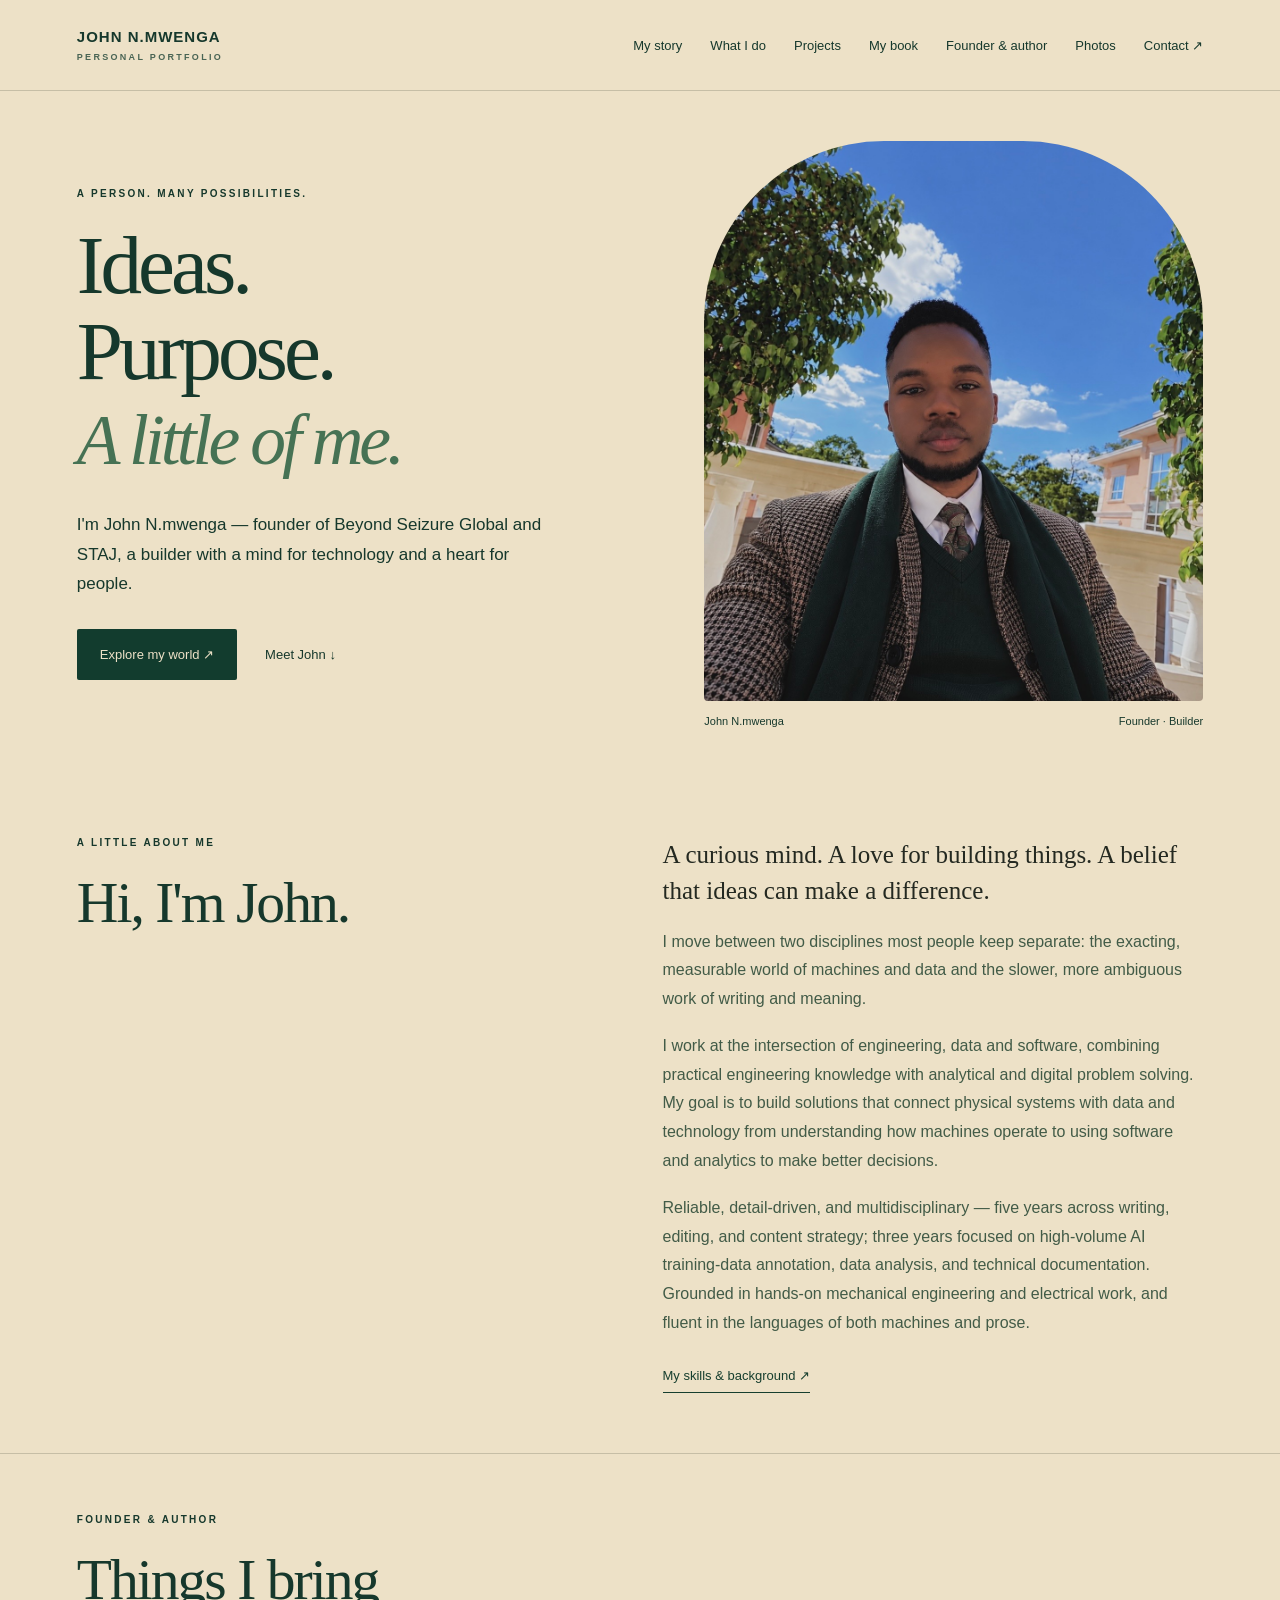
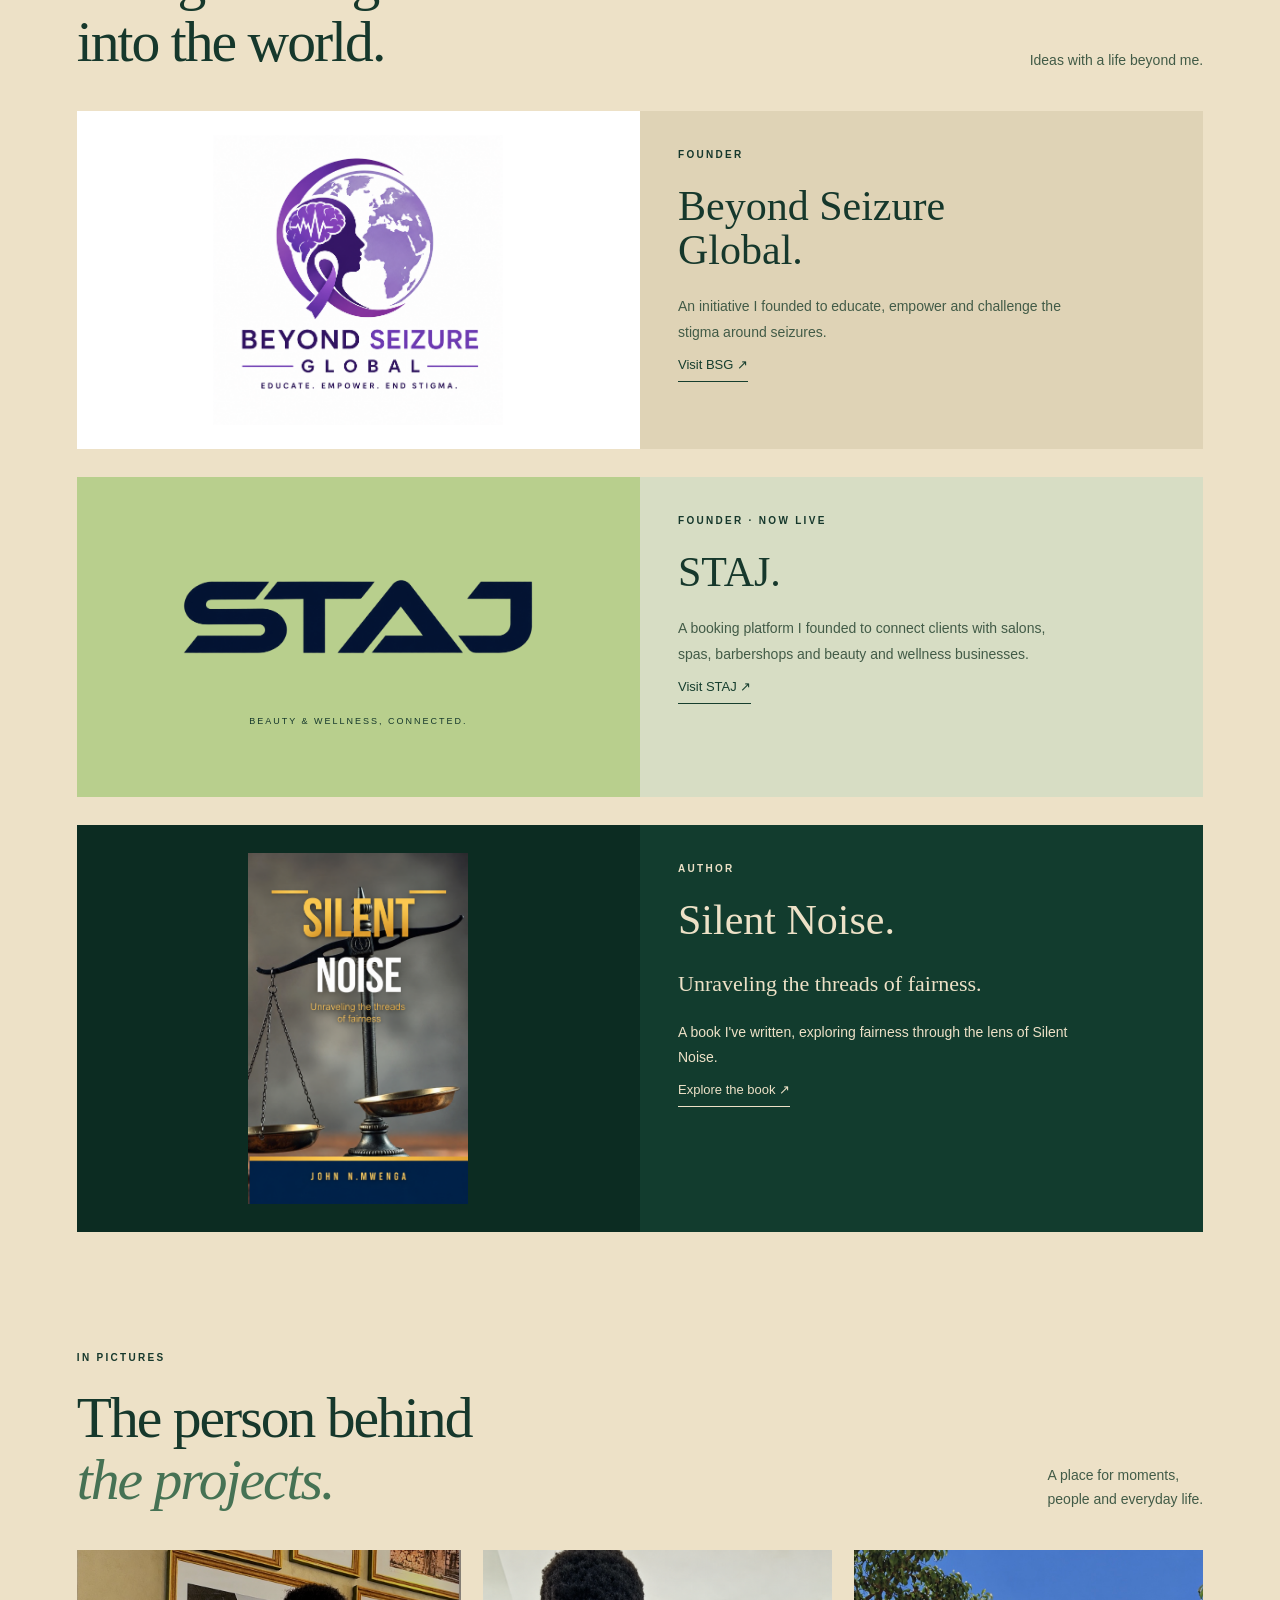
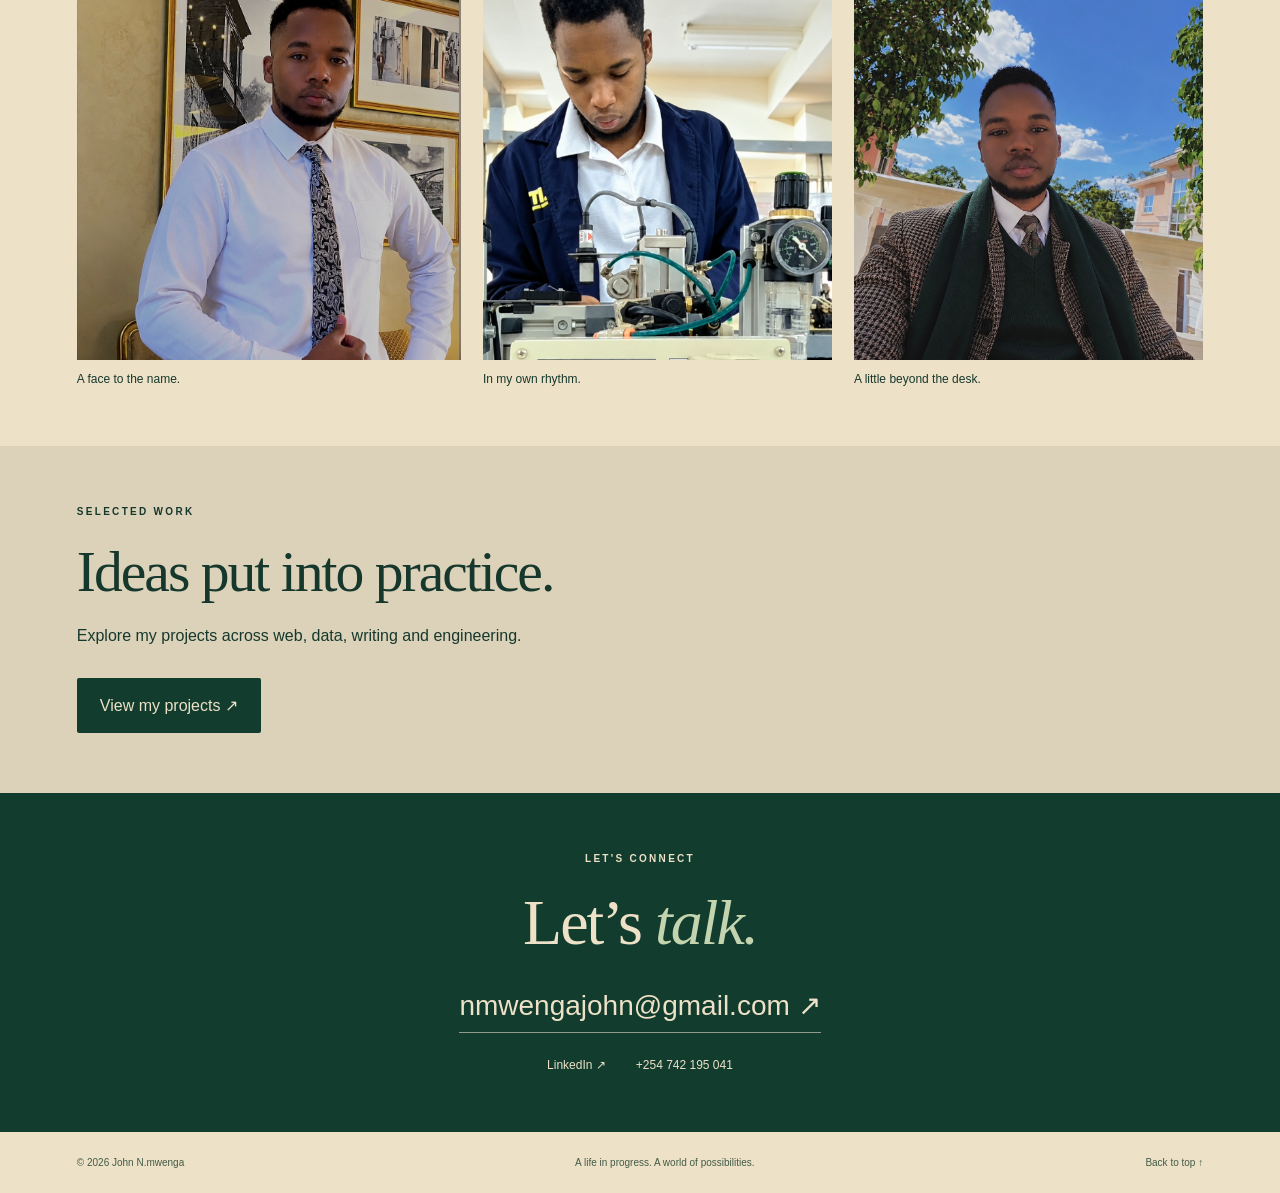
<file: index.html>
<!DOCTYPE html>
<html lang="en">
<head>
<meta charset="UTF-8">
<meta name="viewport" content="width=device-width, initial-scale=1.0">
<title>John N.mwenga — Founder, Builder &amp; Creative Thinker</title>
<meta name="description" content="John N.mwenga’s personal portfolio: a little about me, my photos, Beyond Seizure Global and STAJ.">

<link rel="icon" type="image/x-icon" href="assets/favicon.ico">
<link rel="icon" type="image/png" sizes="32x32" href="assets/favicon-32.png">
<link rel="icon" type="image/png" sizes="16x16" href="assets/favicon-16.png">
<link rel="apple-touch-icon" sizes="180x180" href="assets/apple-touch-icon.png">
<link rel="icon" type="image/png" sizes="192x192" href="assets/favicon-192.png">

<meta property="og:type" content="website">
<meta property="og:title" content="John N.mwenga — Founder &amp; Builder">
<meta property="og:description" content="The personal world of John N.mwenga — founder of Beyond Seizure Global and STAJ. Stories, photographs and projects.">
<meta property="og:image" content="https://jon-nynwg.github.io/John-N.mwenga/assets/og-image.png">
<meta property="og:image:width" content="1200">
<meta property="og:image:height" content="630">
<meta name="twitter:card" content="summary_large_image">
<meta name="twitter:title" content="John N.mwenga — Founder &amp; Builder">
<meta name="twitter:description" content="The personal world of John N.mwenga — founder of Beyond Seizure Global and STAJ. Stories, photographs and projects.">
<meta name="twitter:image" content="https://jon-nynwg.github.io/John-N.mwenga/assets/og-image.png">

<link rel="preconnect" href="https://fonts.googleapis.com">
<link rel="preconnect" href="https://fonts.gstatic.com" crossorigin>
<link href="https://fonts.googleapis.com/css2?family=Fraunces:ital,opsz,wght@0,9..144,300;0,9..144,400;0,9..144,500;0,9..144,600;0,9..144,700;1,9..144,400;1,9..144,500&family=Sora:wght@300;400;500;600;700&display=swap" rel="stylesheet">
<link rel="stylesheet" href="personal.css">
<link rel="canonical" href="https://jon-nynwg.github.io/John-N.mwenga/">
<meta property="og:url" content="https://jon-nynwg.github.io/John-N.mwenga/">
<meta property="og:site_name" content="John N. Mwenga">
<script type="application/ld+json">
{
 "@context": "https://schema.org",
 "@graph": [
  {
   "@type": "Person",
   "@id": "https://jon-nynwg.github.io/John-N.mwenga/#john",
   "name": "John N. Mwenga",
   "alternateName": "John N.mwenga",
   "jobTitle": "Founder",
   "url": "https://jon-nynwg.github.io/John-N.mwenga/",
   "image": "https://jon-nynwg.github.io/John-N.mwenga/assets/profile.jpg",
   "description": "Founder of Beyond Seizure Global and STAJ, and author of Silent Noise.",
   "sameAs": [
    "https://www.linkedin.com/in/john-n-mwenga-729639221/"
   ],
   "worksFor": [
    {
     "@id": "https://jon-nynwg.github.io/BSG-/#org"
    },
    {
     "@id": "https://staj.stajglobal.workers.dev/#org"
    }
   ]
  },
  {
   "@type": "Organization",
   "@id": "https://jon-nynwg.github.io/BSG-/#org",
   "name": "Beyond Seizure Global",
   "url": "https://jon-nynwg.github.io/BSG-/",
   "logo": "https://jon-nynwg.github.io/John-N.mwenga/assets/bsg-logo.png",
   "slogan": "Educate. Empower. End Stigma.",
   "description": "An initiative to educate, empower and challenge the stigma around seizures.",
   "founder": {
    "@id": "https://jon-nynwg.github.io/John-N.mwenga/#john"
   }
  },
  {
   "@type": "Organization",
   "@id": "https://staj.stajglobal.workers.dev/#org",
   "name": "STAJ",
   "url": "https://staj.stajglobal.workers.dev/",
   "logo": "https://jon-nynwg.github.io/John-N.mwenga/assets/staj-logo.png",
   "slogan": "Beauty & wellness, connected.",
   "description": "A booking platform connecting clients with salons, spas, barbershops and beauty and wellness businesses.",
   "founder": {
    "@id": "https://jon-nynwg.github.io/John-N.mwenga/#john"
   }
  },
  {
   "@type": "Book",
   "name": "Silent Noise",
   "alternativeName": "Silent Noise: Unraveling the threads of fairness",
   "author": {
    "@id": "https://jon-nynwg.github.io/John-N.mwenga/#john"
   },
   "url": "https://jon-nynwg.github.io/John-N.mwenga/books.html",
   "image": "https://jon-nynwg.github.io/John-N.mwenga/assets/silent-noise-cover.png"
  },
  {
   "@type": "WebSite",
   "name": "John N. Mwenga",
   "url": "https://jon-nynwg.github.io/John-N.mwenga/",
   "about": {
    "@id": "https://jon-nynwg.github.io/John-N.mwenga/#john"
   }
  }
 ]
}
</script>
</head>
<body>
<header class="nav"><a class="brand" href="index.html">JOHN N.MWENGA<span>PERSONAL PORTFOLIO</span></a><button id="navToggle" aria-label="Open navigation" aria-expanded="false">Menu</button><nav id="navLinks"><a href="index.html#about">My story</a><a href="about.html">What I do</a><a href="projects.html">Projects</a><a href="books.html">My book</a><a href="index.html#ventures">Founder &amp; author</a><a href="index.html#photos">Photos</a><a href="index.html#contact">Contact ↗</a></nav></header>
<main id="top">
<section class="hero"><div class="intro"><p class="eyebrow">A PERSON. MANY POSSIBILITIES.</p><h1>Ideas.<br>Purpose.<br><em>A little of me.</em></h1><p class="lead">I'm John N.mwenga — founder of Beyond Seizure Global and STAJ, a builder with a mind for technology and a heart for people.</p><div class="actions"><a class="button" href="#ventures">Explore my world ↗</a><a href="#about">Meet John ↓</a></div></div><figure class="portrait"><img src="assets/john-outdoors.jpg" alt="John N.mwenga outdoors in a checked jacket and green scarf"><figcaption><span>John N.mwenga</span><span>Founder · Builder</span></figcaption></figure></section>

<section id="about" class="section story"><div><p class="eyebrow">A LITTLE ABOUT ME</p><h2>Hi, I'm John.</h2></div><div><p class="large">A curious mind. A love for building things. A belief that ideas can make a difference.</p><p>I move between two disciplines most people keep separate: the exacting, measurable world of machines and data and the slower, more ambiguous work of writing and meaning.</p><p>I work at the intersection of engineering, data and software, combining practical engineering knowledge with analytical and digital problem solving. My goal is to build solutions that connect physical systems with data and technology from understanding how machines operate to using software and analytics to make better decisions.</p><p>Reliable, detail-driven, and multidisciplinary — five years across writing, editing, and content strategy; three years focused on high-volume AI training-data annotation, data analysis, and technical documentation. Grounded in hands-on mechanical engineering and electrical work, and fluent in the languages of both machines and prose.</p><a class="text-link" href="about.html">My skills &amp; background ↗</a></div></section>
<section id="ventures" class="section ventures"><div class="section-heading"><div><p class="eyebrow">FOUNDER &amp; AUTHOR</p><h2>Things I bring<br>into the world.</h2></div><p>Ideas with a life beyond me.</p></div><article class="founder-card"><a class="venture-logo bsg-logo" href="https://jon-nynwg.github.io/BSG-/" target="_blank" rel="noopener" aria-label="Visit Beyond Seizure Global website"><img src="assets/bsg-logo.png" alt="Beyond Seizure Global — Educate. Empower. End Stigma." loading="lazy"></a><div class="founder-copy"><p class="eyebrow">FOUNDER</p><h3><a href="https://jon-nynwg.github.io/BSG-/" target="_blank" rel="noopener">Beyond Seizure<br>Global.</a></h3><p>An initiative I founded to educate, empower and challenge the stigma around seizures.</p><a class="text-link" href="https://jon-nynwg.github.io/BSG-/" target="_blank" rel="noopener">Visit BSG ↗</a></div></article><article class="founder-card staj-card"><div class="venture-logo staj-logo"><a href="https://staj.stajglobal.workers.dev" target="_blank" rel="noopener"><img src="assets/staj-logo.png" alt="STAJ" loading="lazy"></a><span>BEAUTY &amp; WELLNESS, CONNECTED.</span></div><div class="founder-copy"><p class="eyebrow">FOUNDER · NOW LIVE</p><h3><a href="https://staj.stajglobal.workers.dev" target="_blank" rel="noopener">STAJ.</a></h3><p>A booking platform I founded to connect clients with salons, spas, barbershops and beauty and wellness businesses.</p><a class="text-link" href="https://staj.stajglobal.workers.dev" target="_blank" rel="noopener">Visit STAJ ↗</a></div></article><article class="founder-card book-card"><div class="book-art"><img src="assets/silent-noise-cover.png" alt="Silent Noise — Unraveling the threads of fairness, by John N. Mwenga" loading="lazy"></div><div class="founder-copy"><p class="eyebrow">AUTHOR</p><h3>Silent Noise.</h3><p class="book-subtitle">Unraveling the threads of fairness.</p><p>A book I've written, exploring fairness through the lens of Silent Noise.</p><a class="text-link" href="books.html">Explore the book ↗</a></div></article></section>
<section id="photos" class="section"><div class="section-heading"><div><p class="eyebrow">IN PICTURES</p><h2>The person behind<br><em>the projects.</em></h2></div><p>A place for moments,<br>people and everyday life.</p></div><div class="photo-grid"><figure class="gallery-photo"><img src="assets/john-gallery.jpg" alt="John in a white shirt and patterned tie beside framed photographs" loading="lazy"><figcaption>A face to the name.</figcaption></figure><figure class="gallery-photo"><img src="assets/john-at-work.jpg" alt="John seated at a desk in an office" loading="lazy"><figcaption>In my own rhythm.</figcaption></figure><figure class="gallery-photo"><img src="assets/john-outdoors.jpg" alt="John outdoors beneath a blue sky" loading="lazy"><figcaption>A little beyond the desk.</figcaption></figure></div></section>

<section class="section projects-preview"><p class="eyebrow">SELECTED WORK</p><h2>Ideas put into practice.</h2><p>Explore my projects across web, data, writing and engineering.</p><a class="button" href="projects.html">View my projects ↗</a></section><section id="contact" class="section contact"><p class="eyebrow">LET'S CONNECT</p><h2>Let’s <em>talk.</em></h2><a class="email" href="mailto:nmwengajohn@gmail.com">nmwengajohn@gmail.com ↗</a><div class="contact-links"><a href="https://www.linkedin.com/in/john-n-mwenga-729639221/" target="_blank" rel="noopener">LinkedIn ↗</a><a href="tel:+254742195041">+254 742 195 041</a></div></section>
</main><footer><span>© <span id="year"></span> John N.mwenga</span><span>A life in progress. A world of possibilities.</span><a href="#top">Back to top ↑</a></footer>
<script src="personal.js"></script></body></html>
</file>
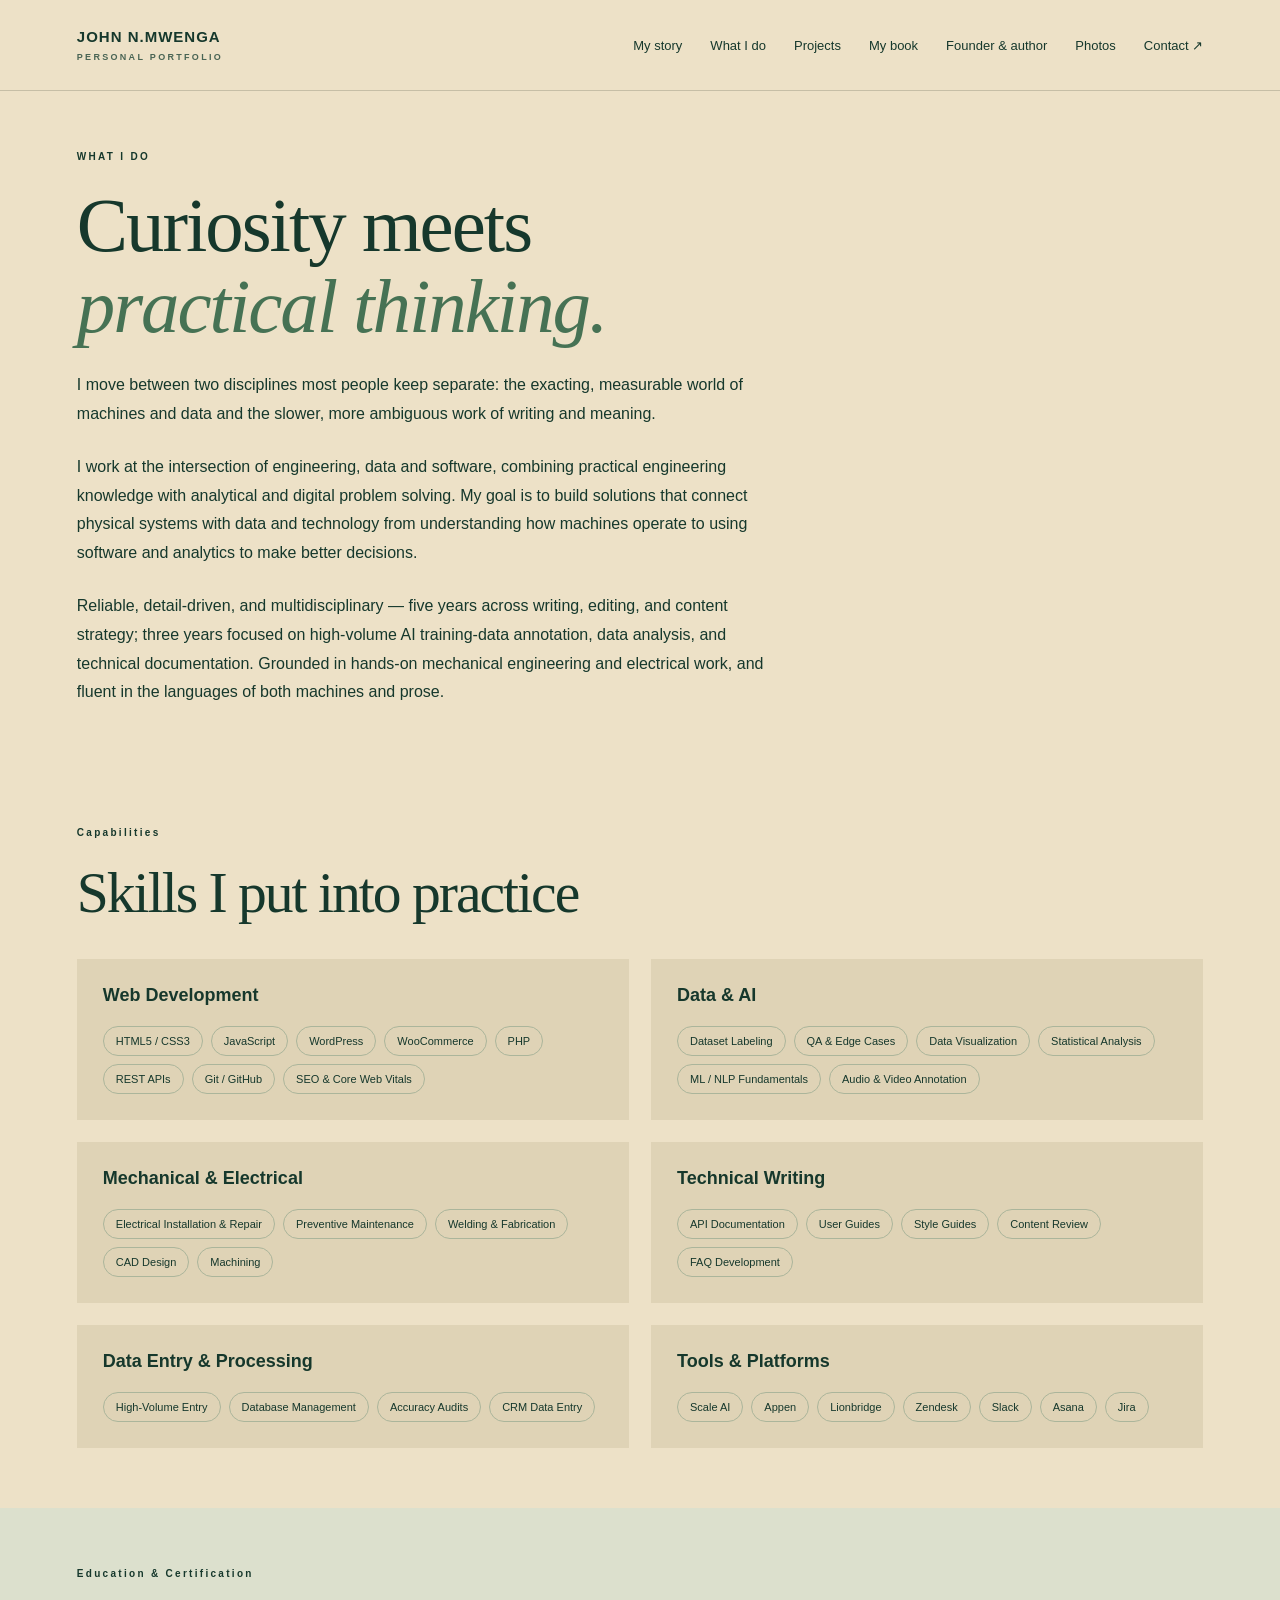
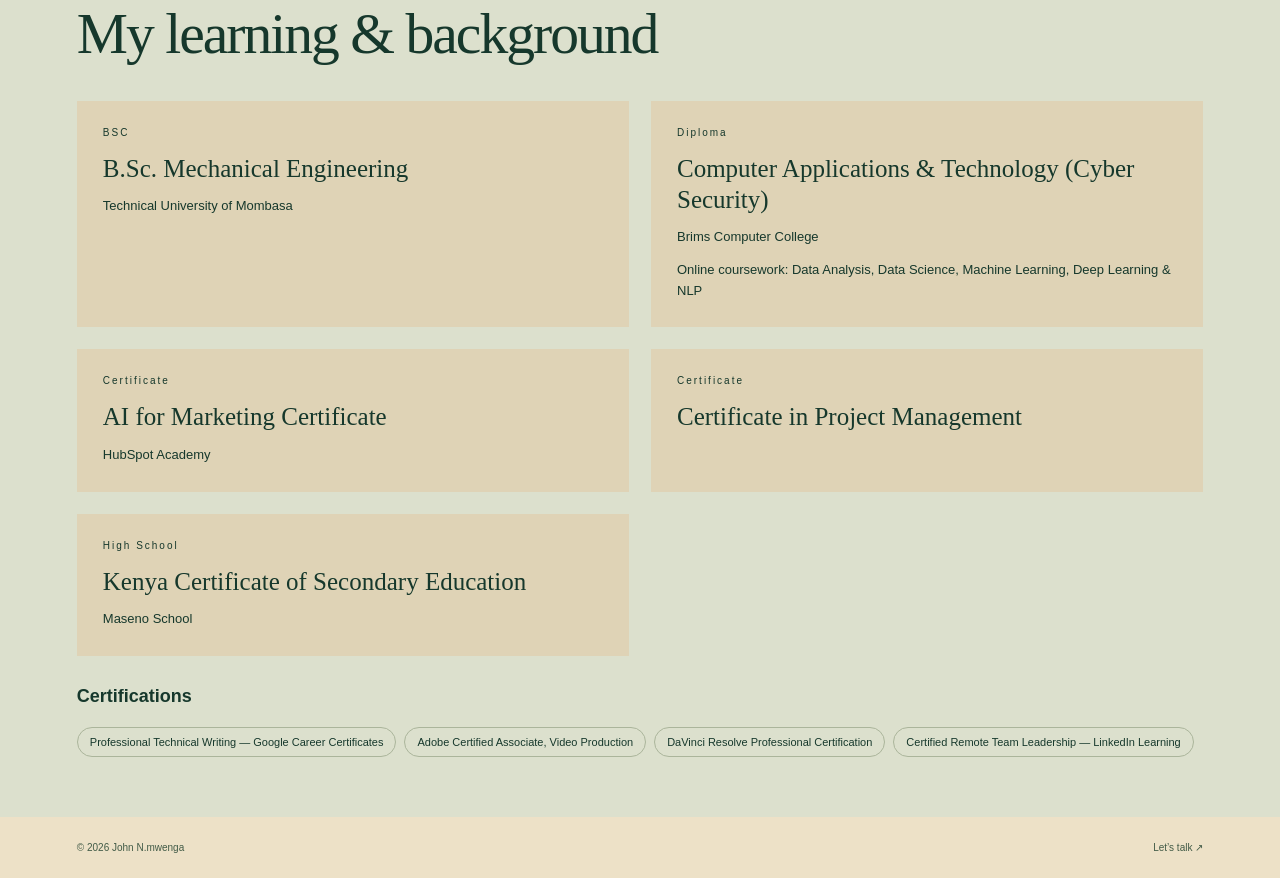
<file: about.html>
<!DOCTYPE html>
<html lang="en">
<head>
<meta charset="UTF-8">
<meta name="viewport" content="width=device-width, initial-scale=1.0">
<title>What I do — John N.mwenga</title>
<meta name="description" content="John N.mwenga’s personal portfolio: a little about me, my photos, Beyond Seizure Global and STAJ.">

<link rel="icon" type="image/x-icon" href="assets/favicon.ico">
<link rel="icon" type="image/png" sizes="32x32" href="assets/favicon-32.png">
<link rel="icon" type="image/png" sizes="16x16" href="assets/favicon-16.png">
<link rel="apple-touch-icon" sizes="180x180" href="assets/apple-touch-icon.png">
<link rel="icon" type="image/png" sizes="192x192" href="assets/favicon-192.png">

<meta property="og:type" content="website">
<meta property="og:title" content="John N.mwenga — Founder &amp; Builder">
<meta property="og:description" content="The personal world of John N.mwenga — founder of Beyond Seizure Global and STAJ. Stories, photographs and projects.">
<meta property="og:image" content="assets/og-image.png">
<meta property="og:image:width" content="1200">
<meta property="og:image:height" content="630">
<meta name="twitter:card" content="summary_large_image">
<meta name="twitter:title" content="John N.mwenga — Founder &amp; Builder">
<meta name="twitter:description" content="The personal world of John N.mwenga — founder of Beyond Seizure Global and STAJ. Stories, photographs and projects.">
<meta name="twitter:image" content="assets/og-image.png">

<link rel="preconnect" href="https://fonts.googleapis.com">
<link rel="preconnect" href="https://fonts.gstatic.com" crossorigin>
<link href="https://fonts.googleapis.com/css2?family=Fraunces:ital,opsz,wght@0,9..144,300;0,9..144,400;0,9..144,500;0,9..144,600;0,9..144,700;1,9..144,400;1,9..144,500&family=Sora:wght@300;400;500;600;700&display=swap" rel="stylesheet">
<link rel="stylesheet" href="personal.css">
</head>
<body><header class="nav"><a class="brand" href="index.html">JOHN N.MWENGA<span>PERSONAL PORTFOLIO</span></a><button id="navToggle" aria-label="Open navigation" aria-expanded="false">Menu</button><nav id="navLinks"><a href="index.html#about">My story</a><a href="about.html">What I do</a><a href="projects.html">Projects</a><a href="books.html">My book</a><a href="index.html#ventures">Founder &amp; author</a><a href="index.html#photos">Photos</a><a href="index.html#contact">Contact ↗</a></nav></header><main><section class="section page-intro"><p class="eyebrow">WHAT I DO</p><h1>Curiosity meets<br><em>practical thinking.</em></h1><p>I move between two disciplines most people keep separate: the exacting, measurable world of machines and data and the slower, more ambiguous work of writing and meaning.</p><p>I work at the intersection of engineering, data and software, combining practical engineering knowledge with analytical and digital problem solving. My goal is to build solutions that connect physical systems with data and technology from understanding how machines operate to using software and analytics to make better decisions.</p><p>Reliable, detail-driven, and multidisciplinary — five years across writing, editing, and content strategy; three years focused on high-volume AI training-data annotation, data analysis, and technical documentation. Grounded in hands-on mechanical engineering and electrical work, and fluent in the languages of both machines and prose.</p></section><section id="skills" class="section">
    <p class="eyebrow">Capabilities</p>
    <h2 class="section-title">Skills I put into practice</h2>
    <div class="skills-groups">
      <div class="skill-group">
        <h4>Web Development</h4>
        <div class="chip-row">
          <span class="chip">HTML5 / CSS3</span><span class="chip">JavaScript</span><span class="chip">WordPress</span>
          <span class="chip">WooCommerce</span><span class="chip">PHP</span><span class="chip">REST APIs</span>
          <span class="chip">Git / GitHub</span><span class="chip">SEO &amp; Core Web Vitals</span>
        </div>
      </div>
      <div class="skill-group">
        <h4>Data &amp; AI</h4>
        <div class="chip-row">
          <span class="chip">Dataset Labeling</span><span class="chip">QA &amp; Edge Cases</span><span class="chip">Data Visualization</span>
          <span class="chip">Statistical Analysis</span><span class="chip">ML / NLP Fundamentals</span><span class="chip">Audio &amp; Video Annotation</span>
        </div>
      </div>
      <div class="skill-group">
        <h4>Mechanical &amp; Electrical</h4>
        <div class="chip-row">
          <span class="chip">Electrical Installation &amp; Repair</span><span class="chip">Preventive Maintenance</span>
          <span class="chip">Welding &amp; Fabrication</span><span class="chip">CAD Design</span><span class="chip">Machining</span>
        </div>
      </div>
      <div class="skill-group">
        <h4>Technical Writing</h4>
        <div class="chip-row">
          <span class="chip">API Documentation</span><span class="chip">User Guides</span><span class="chip">Style Guides</span>
          <span class="chip">Content Review</span><span class="chip">FAQ Development</span>
        </div>
      </div>
      <div class="skill-group">
        <h4>Data Entry &amp; Processing</h4>
        <div class="chip-row">
          <span class="chip">High-Volume Entry</span><span class="chip">Database Management</span>
          <span class="chip">Accuracy Audits</span><span class="chip">CRM Data Entry</span>
        </div>
      </div>
      <div class="skill-group">
        <h4>Tools &amp; Platforms</h4>
        <div class="chip-row">
          <span class="chip">Scale AI</span><span class="chip">Appen</span><span class="chip">Lionbridge</span>
          <span class="chip">Zendesk</span><span class="chip">Slack</span><span class="chip">Asana</span><span class="chip">Jira</span>
        </div>
      </div>
    </div>
  </section>

  <section id="education" class="section education-section">
    <p class="eyebrow">Education &amp; Certification</p>
    <h2 class="section-title">My learning &amp; background</h2>

    <div class="timeline">
      <div class="tl-item">
        <div class="tl-period">BSC</div>
        <h3>B.Sc. Mechanical Engineering</h3>
        <div class="tl-org">Technical University of Mombasa</div>
      </div>
      <div class="tl-item">
        <div class="tl-period">Diploma</div>
        <h3>Computer Applications &amp; Technology (Cyber Security)</h3>
        <div class="tl-org">Brims Computer College</div>
        <div class="tl-note">Online coursework: Data Analysis, Data Science, Machine Learning, Deep Learning &amp; NLP</div>
      </div>
      <div class="tl-item">
        <div class="tl-period">Certificate</div>
        <h3>AI for Marketing Certificate</h3>
        <div class="tl-org">HubSpot Academy</div>
      </div>
      <div class="tl-item">
        <div class="tl-period">Certificate</div>
        <h3>Certificate in Project Management</h3>
      </div>
      <div class="tl-item">
        <div class="tl-period">High School</div>
        <h3>Kenya Certificate of Secondary Education</h3>
        <div class="tl-org">Maseno School</div>
      </div>
    </div>

    <div class="certs">
      <h4>Certifications</h4>
      <div class="chip-row">
        <span class="chip">Professional Technical Writing — Google Career Certificates</span>
        <span class="chip">Adobe Certified Associate, Video Production</span>
        <span class="chip">DaVinci Resolve Professional Certification</span>
        <span class="chip">Certified Remote Team Leadership — LinkedIn Learning</span>
      </div>
    </div>
  </section>

  </main><footer><span>© <span id="year"></span> John N.mwenga</span><a href="index.html#contact">Let’s talk ↗</a></footer><script src="personal.js"></script></body></html>
</file>
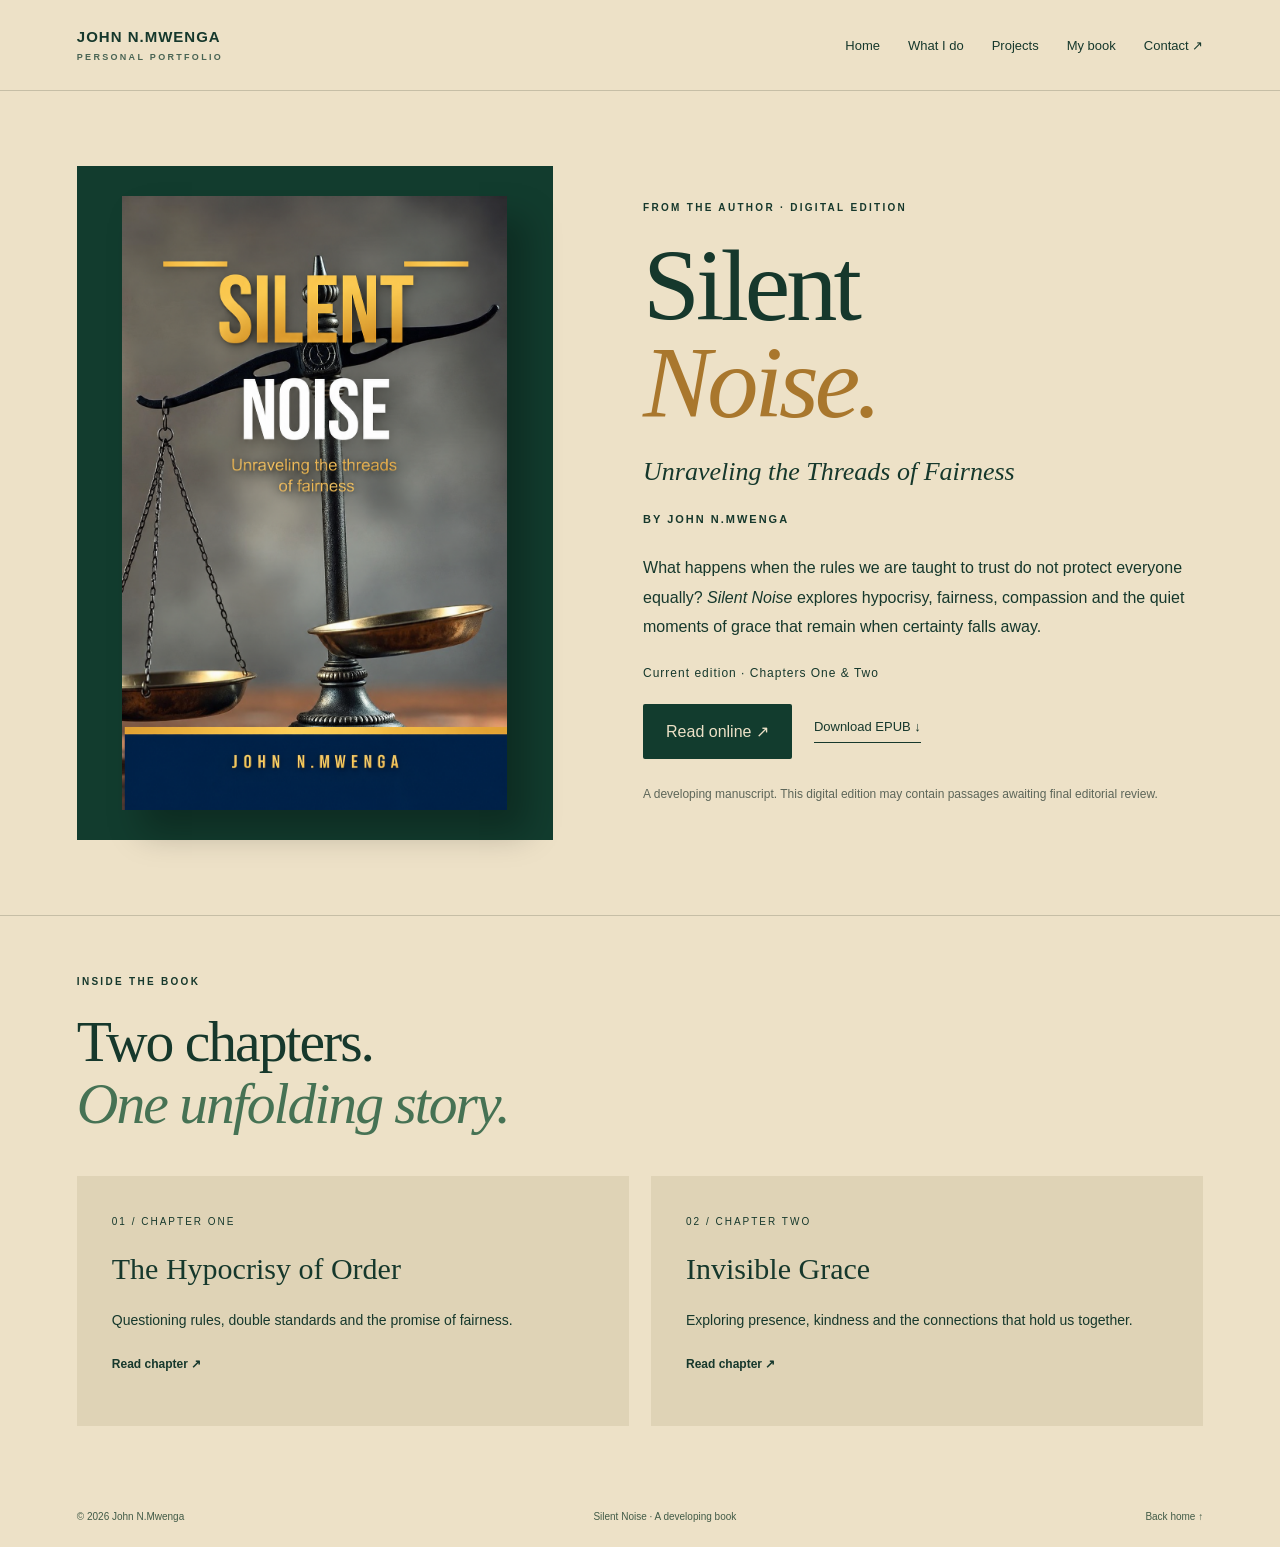
<file: books.html>
<!doctype html><html lang="en"><head><meta charset="utf-8"><meta name="viewport" content="width=device-width, initial-scale=1"><title>Silent Noise — John N.Mwenga</title><meta name="description" content="Silent Noise: Unraveling the Threads of Fairness, a two-chapter digital book by John N.Mwenga."><link rel="stylesheet" href="personal.css"><link rel="stylesheet" href="book-page.css"></head><body><header class="nav"><a class="brand" href="index.html">JOHN N.MWENGA<span>PERSONAL PORTFOLIO</span></a><button id="navToggle" aria-label="Open navigation" aria-expanded="false">Menu</button><nav id="navLinks"><a href="index.html">Home</a><a href="about.html">What I do</a><a href="projects.html">Projects</a><a href="books.html" aria-current="page">My book</a><a href="index.html#contact">Contact ↗</a></nav></header><main><section class="book-hero"><div class="book-cover"><img src="assets/silent-noise-cover.png" alt="Silent Noise: Unraveling the threads of fairness, by John N.Mwenga"></div><div class="book-details"><p class="eyebrow">FROM THE AUTHOR · DIGITAL EDITION</p><h1>Silent<br><em>Noise.</em></h1><p class="book-tagline">Unraveling the Threads of Fairness</p><p class="book-byline">BY JOHN N.MWENGA</p><p class="book-summary">What happens when the rules we are taught to trust do not protect everyone equally? <i>Silent Noise</i> explores hypocrisy, fairness, compassion and the quiet moments of grace that remain when certainty falls away.</p><p class="book-edition">Current edition · Chapters One &amp; Two</p><div class="book-actions"><a class="button" href="read-silent-noise.html">Read online ↗</a><a class="book-download" href="books/silent-noise.epub" download="Silent_Noise_John_N_Mwenga.epub">Download EPUB ↓</a></div><p class="book-note">A developing manuscript. This digital edition may contain passages awaiting final editorial review.</p></div></section><section class="section book-chapters"><p class="eyebrow">INSIDE THE BOOK</p><h2>Two chapters.<br><em>One unfolding story.</em></h2><div class="chapter-grid"><a href="read-silent-noise.html#chapter-1"><span>01 / CHAPTER ONE</span><h3>The Hypocrisy of Order</h3><p>Questioning rules, double standards and the promise of fairness.</p><b>Read chapter ↗</b></a><a href="read-silent-noise.html#chapter-2"><span>02 / CHAPTER TWO</span><h3>Invisible Grace</h3><p>Exploring presence, kindness and the connections that hold us together.</p><b>Read chapter ↗</b></a></div></section></main><footer><span>© <span id="year"></span> John N.Mwenga</span><span>Silent Noise · A developing book</span><a href="index.html">Back home ↑</a></footer><script src="personal.js"></script></body></html>
</file>
<file: personal.css>
*{box-sizing:border-box}html{scroll-behavior:smooth;scroll-padding-top:100px}body{margin:0;background:#f4f0e7;color:#242921;font-family:Arial,sans-serif}a{color:inherit;text-decoration:none}a:focus-visible,button:focus-visible{outline:3px solid #a34a36;outline-offset:6px}h1,h2,h3,p,figure{margin:0}h1,h2,h3{font-family:Georgia,serif;font-weight:400}em{font-weight:400;color:#a34a36}.nav{max-width:1440px;margin:auto;padding:28px 6%;display:flex;justify-content:space-between;align-items:center;border-bottom:1px solid #d5d4c8}.brand{font-size:15px;font-weight:bold;letter-spacing:1px}.brand span{display:block;font-size:9px;letter-spacing:2.3px;margin-top:7px;color:#777c6e}nav{display:flex;gap:28px;font-size:13px}#navToggle{display:none}.hero{max-width:1440px;margin:auto;padding:70px 6% 60px;display:grid;grid-template-columns:1.1fr 1fr;gap:7%;align-items:center}.eyebrow{font-size:10px;letter-spacing:2.3px;font-weight:bold;margin-bottom:24px}.hero h1{font-size:clamp(56px,6.5vw,100px);line-height:1.03;letter-spacing:-4px}.hero h1 em{font-size:.86em}.lead{font-size:17px;line-height:1.75;max-width:470px;margin:30px 0}.actions{display:flex;gap:28px;align-items:center;font-size:13px}.button{background:#303e31;color:#fff;padding:18px 23px;border-radius:2px}.hero-note{font-size:9px;letter-spacing:2px;margin-top:44px;color:#777c6e}.portrait{position:relative}.portrait img{width:100%;height:560px;object-fit:cover;object-position:center 24%;display:block;border-radius:180px 180px 4px 4px}.portrait figcaption{display:flex;justify-content:space-between;font-size:11px;margin-top:14px}.ribbon{padding:24px 6%;background:#303e31;color:#eeeadd;display:flex;justify-content:space-around;font-family:Georgia,serif;font-style:italic;font-size:19px}.section{max-width:1440px;margin:auto;padding:90px 6%}.story{display:grid;grid-template-columns:1fr 1.2fr;gap:12%;border-bottom:1px solid #d5d4c8}h2{font-size:clamp(38px,4.5vw,64px);line-height:1.08;letter-spacing:-2px}.story p:not(.eyebrow){line-height:1.8;margin-bottom:18px;color:#626859}.story .large{font-family:Georgia,serif;font-size:27px;color:#242921!important;line-height:1.45!important}.text-link{display:inline-block;font-size:13px;border-bottom:1px solid;padding-bottom:9px;margin-top:12px}.section-heading{display:flex;justify-content:space-between;align-items:end;gap:30px;margin-bottom:38px}.section-heading>p{font-size:14px;line-height:1.7;color:#626859}.founder-card{display:grid;grid-template-columns:1fr 1fr;background:#e5e5d7;min-height:400px}.bsg-mark{display:flex;align-items:center;justify-content:center;flex-direction:column;background:#303e31;color:#e9e3d5;font-family:Georgia,serif;font-size:130px;letter-spacing:-10px}.bsg-mark span{font-family:Arial,sans-serif;font-size:9px;letter-spacing:3px;margin-top:16px}.founder-copy{padding:55px}.founder-copy h3{font-size:49px;line-height:1.05;margin-bottom:22px}.founder-copy>p:not(.eyebrow){font-size:14px;line-height:1.8;color:#626859;max-width:400px}.photo-grid{display:grid;grid-template-columns:1.1fr 1fr 1fr;gap:22px}.gallery-photo img{width:100%;height:390px;object-fit:cover;object-position:top;display:block}.gallery-photo figcaption{font-size:12px;margin-top:12px}.photo-slot{min-height:390px;position:relative;background:#e6dfd1;overflow:hidden}.photo-slot.second{background:#d8dfd3}.photo-slot img{width:100%;height:100%;position:absolute;inset:0;object-fit:cover}.photo-slot:has(img:not([hidden])) figcaption{background:#f4f0e7d9}.photo-slot figcaption{position:absolute;bottom:0;left:0;right:0;padding:28px}.photo-slot span{font-size:9px;letter-spacing:2px}.photo-slot strong{font-family:Georgia,serif;font-weight:400;font-size:29px;display:block;margin:18px 0 10px}.photo-slot p{font-size:12px;color:#626859}.work-section{background:#e9e7de}.work-grid{display:grid;grid-template-columns:repeat(3,1fr);gap:35px;margin-top:48px}.work-grid a{border-top:1px solid #b6bbaf;padding-top:23px}.work-grid span{font-size:11px;color:#a34a36}.work-grid h3{font-size:25px;margin:23px 0 15px}.work-grid p{font-size:14px;line-height:1.7;color:#626859}.contact{text-align:center;background:#303e31;color:#f4f0e7}.contact em{color:#d0aa89}.email{display:inline-block;font-size:clamp(16px,2.5vw,28px);margin:32px 0 25px;border-bottom:1px solid #909b8b;padding-bottom:10px}.contact-links{display:flex;gap:30px;justify-content:center;font-size:12px}footer{padding:25px 6%;display:flex;justify-content:space-between;gap:20px;font-size:10px;color:#626859}a:hover{opacity:.75}@media(min-width:1500px){.ribbon{max-width:1440px;margin:auto}}@media(max-width:800px){.nav{padding:24px 6%;flex-wrap:wrap}#navToggle{display:block;background:transparent;border:1px solid #adb3a3;padding:9px 13px;color:inherit}nav{display:none;width:100%;padding-top:25px;flex-wrap:wrap}nav.open{display:flex}.hero{grid-template-columns:1fr;padding-top:45px;gap:40px}.hero h1{letter-spacing:-2px}.portrait img{height:480px;max-width:500px}.ribbon{flex-wrap:wrap;gap:15px;font-size:15px}.section{padding:60px 6%}.story{grid-template-columns:1fr;gap:30px}.section-heading{align-items:start;flex-direction:column}.founder-card{grid-template-columns:1fr}.bsg-mark{padding:55px 20px;font-size:100px}.founder-copy{padding:35px}.photo-grid{grid-template-columns:1fr 1fr}.gallery-photo{grid-column:1/-1}.gallery-photo img{height:450px;object-position:center 25%}.photo-slot{min-height:290px}.photo-slot figcaption{padding:20px}.photo-slot strong{font-size:24px}.work-grid{grid-template-columns:1fr;gap:32px}footer{flex-wrap:wrap;line-height:1.6}}@media(max-width:440px){.photo-grid{grid-template-columns:1fr}.gallery-photo{grid-column:auto}.contact-links{flex-direction:column;gap:18px}.actions{gap:20px}.hero h1{font-size:57px}.portrait img{height:440px}}@media(prefers-reduced-motion:reduce){html{scroll-behavior:auto}}
/* Founder identities and supplied personal photographs */
.venture-logo{display:flex;align-items:center;justify-content:center;min-width:0;padding:30px}.venture-logo img{display:block;max-width:100%;height:auto}.bsg-logo{background:#fff}.bsg-logo img{width:380px}.staj-card{margin-top:28px;background:#e6eadc}.staj-logo{background:#c6e38a;flex-direction:column;gap:30px}.staj-logo img{width:410px}.staj-logo span{font-size:9px;letter-spacing:2px;text-align:center}.founder-copy>p+p{margin-top:16px}.founder-copy .venture-status{font-size:12px!important;border-left:2px solid #647f3b;padding-left:14px}.gallery-photo img{height:410px;object-position:center 30%}.portrait img{object-position:center 35%}.photo-grid .gallery-photo{grid-column:auto}@media(max-width:800px){.venture-logo{min-height:290px;padding:28px}.bsg-logo img{width:260px}.staj-logo img{width:330px}.photo-grid{grid-template-columns:1fr}.gallery-photo img{height:auto;max-height:650px;object-fit:contain;background:#e6dfd1}.portrait img{height:480px}}

/* A quieter, simpler portfolio */
.section{padding-top:60px;padding-bottom:60px}.hero{padding-top:50px;padding-bottom:50px}.founder-copy{padding:38px}.founder-copy h3{font-size:42px}.founder-card{min-height:320px}.bsg-logo img{width:290px}.venture-logo{padding:24px}.story .large{font-size:25px}.contact h2{font-size:clamp(40px,5vw,64px)}@media(max-width:800px){.section{padding-top:44px;padding-bottom:44px}.founder-copy{padding:28px}.venture-logo{min-height:240px}.hero{padding-top:35px}}

/* Dark green and dense cream across every page */
body{background:#ede1c7;color:#16382c}em{color:#467254}.nav{border-color:#c6bea6}.brand span,.hero-note{color:#496454}.button,.contact{background:#123c2e;color:#ede1c7}.section-heading>p,.story p:not(.eyebrow),.founder-copy>p:not(.eyebrow){color:#425b47}.story{border-color:#c6bea6}.founder-card{background:#dfd3b6}.staj-card{background:#d7ddc4}.staj-logo{background:#b8cf8d}.text-link{color:#163e2e}.contact em{color:#c4d4ae}.contact .email,.contact a{color:#ede1c7}.book-card{margin-top:28px;background:#123c2e;color:#ede1c7}.book-card .founder-copy>p:not(.eyebrow),.book-card .text-link{color:#ede1c7}.book-art{display:flex;justify-content:center;background:#0c2c22;padding:28px}.book-art img{display:block;width:220px;max-width:100%;height:auto}.book-subtitle{font-family:Georgia,serif;font-size:22px!important}.projects-preview{background:#dcd2b9}.projects-preview p:not(.eyebrow){margin:20px 0 30px;line-height:1.6}.projects-preview .button{display:inline-block}.page-intro h1{font-size:clamp(45px,6vw,80px);line-height:1.05;letter-spacing:-2px}.page-intro>p:not(.eyebrow){max-width:700px;line-height:1.8;margin-top:24px}.skills-groups,.timeline{display:grid;grid-template-columns:repeat(2,minmax(0,1fr));gap:22px;margin-top:35px}.skill-group,.tl-item{background:#dfd3b6;padding:26px}.skill-group h4,.certs h4{margin:0 0 20px;font-size:18px}.chip-row,.work-tags{display:flex;flex-wrap:wrap;gap:8px}.chip,.work-tags span{border:1px solid #abb59b;border-radius:30px;padding:8px 12px;font-size:11px}.education-section{background:#dce0cd}.tl-period{font-size:10px;letter-spacing:2px;margin-bottom:15px}.tl-item h3{font-size:25px;line-height:1.25}.tl-org,.tl-note{font-size:13px;line-height:1.6;margin-top:12px}.certs{margin-top:30px}.project-grid{display:grid;grid-template-columns:repeat(2,minmax(0,1fr));gap:24px;margin-top:35px}.work-card{background:#dfd3b6;padding:30px}.work-card[hidden]{display:none}.work-head{display:flex;gap:18px;align-items:center}.work-head h3{font-size:27px}.proj-icon{width:54px;height:54px;flex-shrink:0;background:#164231;color:#ede1c7;display:grid;place-items:center;overflow:hidden}.proj-icon:empty:after{content:attr(data-letter);font-family:Georgia,serif;font-size:27px}.proj-icon img{width:100%;height:100%;object-fit:contain}.work-card>p{font-size:14px;line-height:1.8;margin:20px 0;color:#425b47}.proj-filters{display:flex;flex-wrap:wrap;gap:10px;margin-top:30px}.proj-filters button{background:transparent;color:#16382c;border:1px solid #7f947b;border-radius:30px;padding:11px 19px;cursor:pointer}.proj-filters button.is-active{background:#123c2e;color:#ede1c7}footer{color:#425b47}@media(max-width:800px){nav{gap:18px}.skills-groups,.timeline,.project-grid{grid-template-columns:1fr}.book-art img{width:200px}.work-card{padding:24px}}
</file>
<file: book-page.css>
.book-hero{max-width:1320px;margin:auto;padding:75px 6%;display:grid;grid-template-columns:.85fr 1fr;align-items:center;gap:8%}.book-cover{padding:30px;background:#123c2e;display:grid;place-items:center}.book-cover img{display:block;width:min(100%,385px);box-shadow:20px 22px 32px #0004}.book-details h1{font-size:clamp(65px,8vw,115px);line-height:.95;letter-spacing:-4px;margin:0 0 24px}.book-details h1 em{color:#a9772d}.book-tagline{font:italic 26px/1.3 Georgia,serif;margin-bottom:24px}.book-byline{font-size:11px;letter-spacing:2px;font-weight:700;margin-bottom:28px}.book-summary{font-size:16px;line-height:1.85;max-width:550px}.book-edition{margin:24px 0;font-size:12px;letter-spacing:1px}.book-actions{display:flex;align-items:center;flex-wrap:wrap;gap:22px}.book-actions .button{display:inline-block}.book-download{border-bottom:1px solid;padding-bottom:8px;font-size:13px}.book-note{font-size:12px;line-height:1.7;color:#5d6659;margin-top:25px}.book-chapters{border-top:1px solid #c6bea6}.chapter-grid{display:grid;grid-template-columns:1fr 1fr;gap:22px;margin-top:40px}.chapter-grid a{display:block;background:#dfd3b6;padding:35px;min-height:250px}.chapter-grid span{font-size:10px;letter-spacing:2px}.chapter-grid h3{font-size:30px;margin:23px 0}.chapter-grid p{font-size:14px;line-height:1.7;margin-bottom:22px}.chapter-grid b{font-size:12px}@media(max-width:800px){.book-hero{grid-template-columns:1fr;padding-top:40px;gap:45px}.book-cover{padding:22px}.book-cover img{max-width:310px}.chapter-grid{grid-template-columns:1fr}.book-details h1{letter-spacing:-2px}}
</file>
